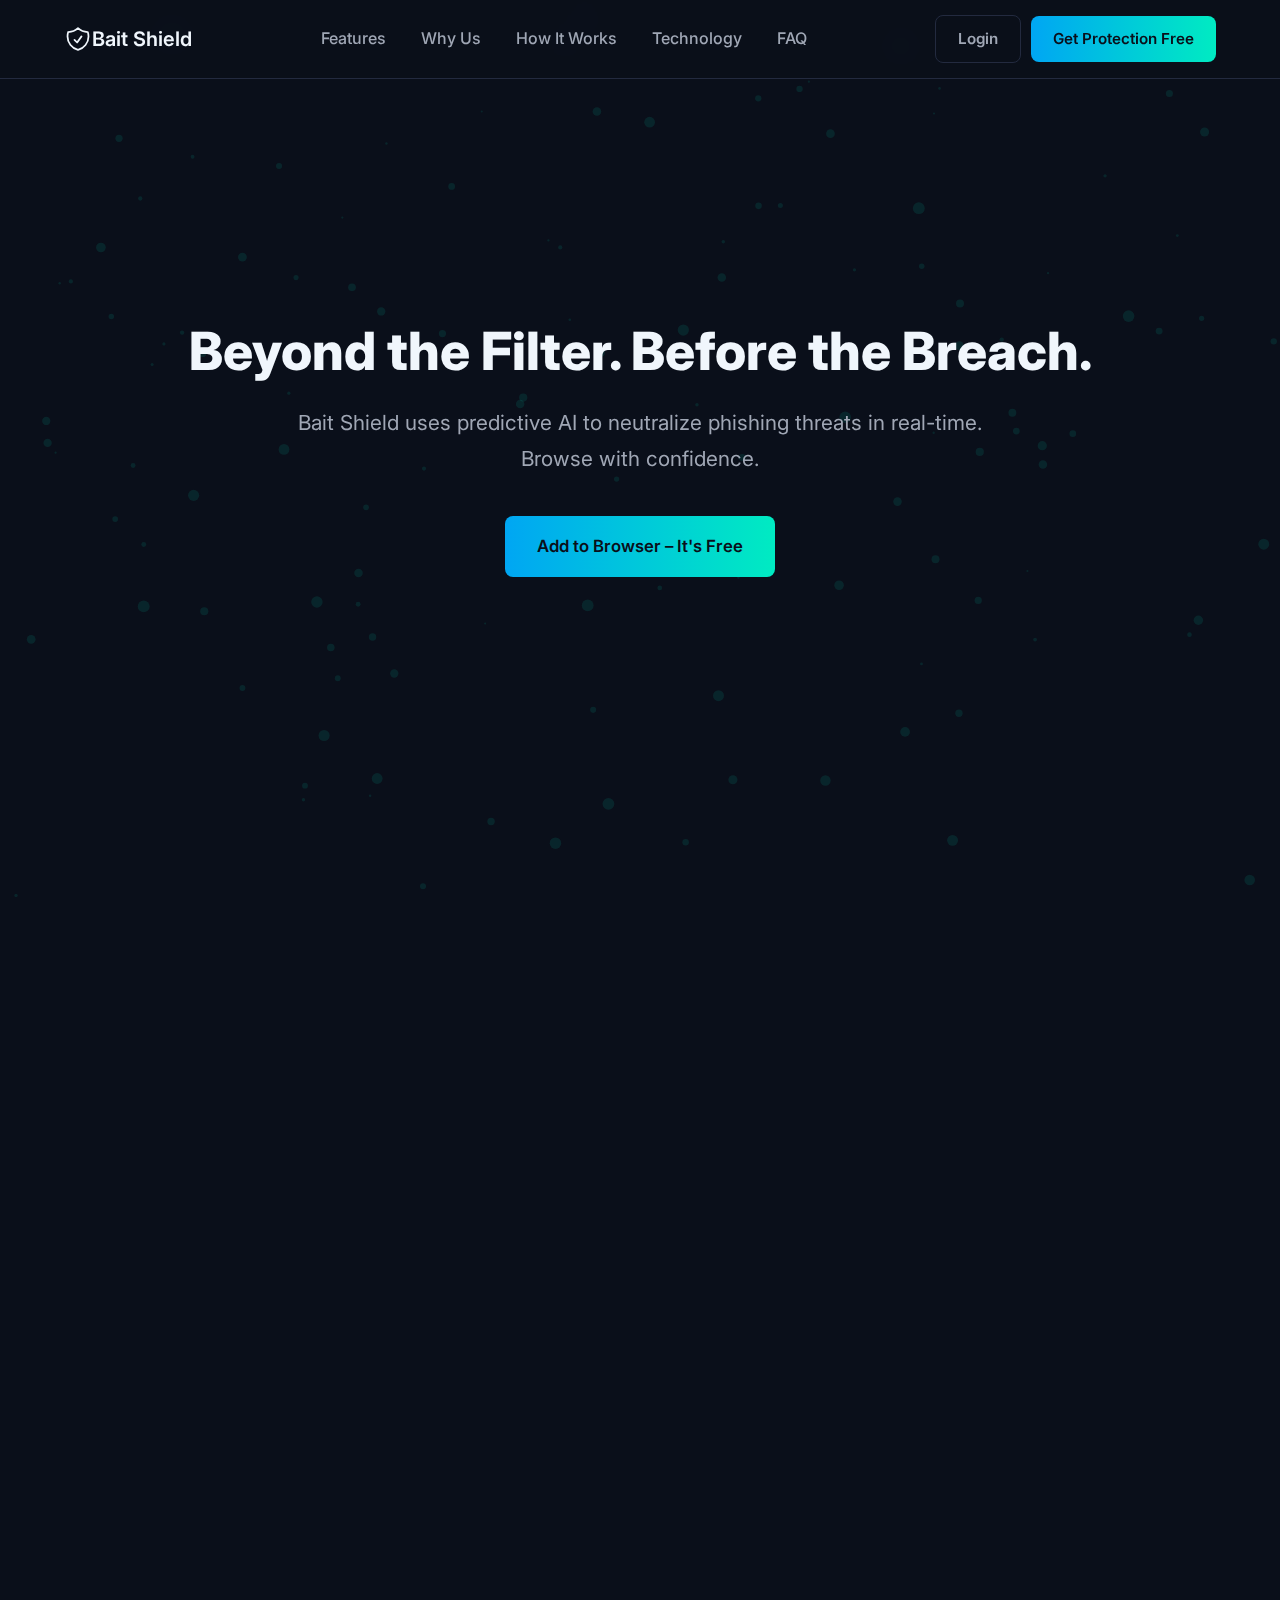
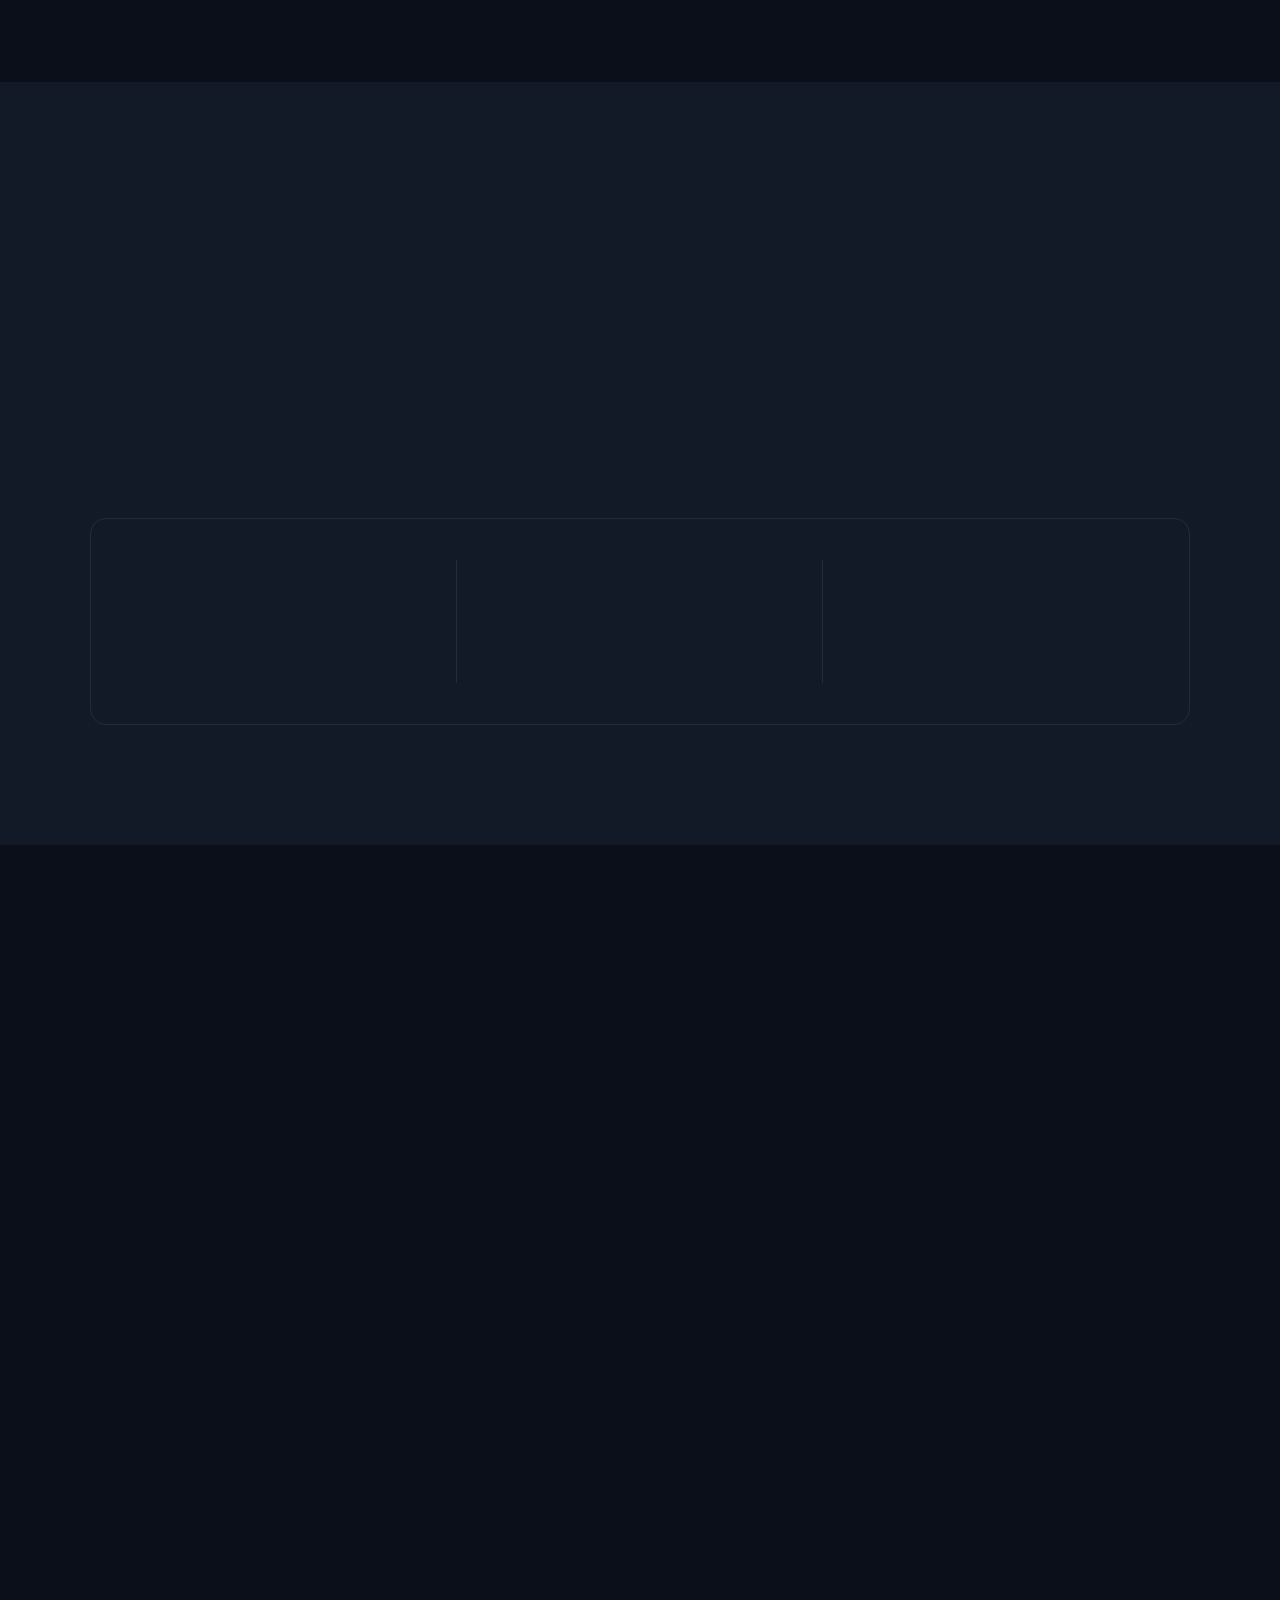
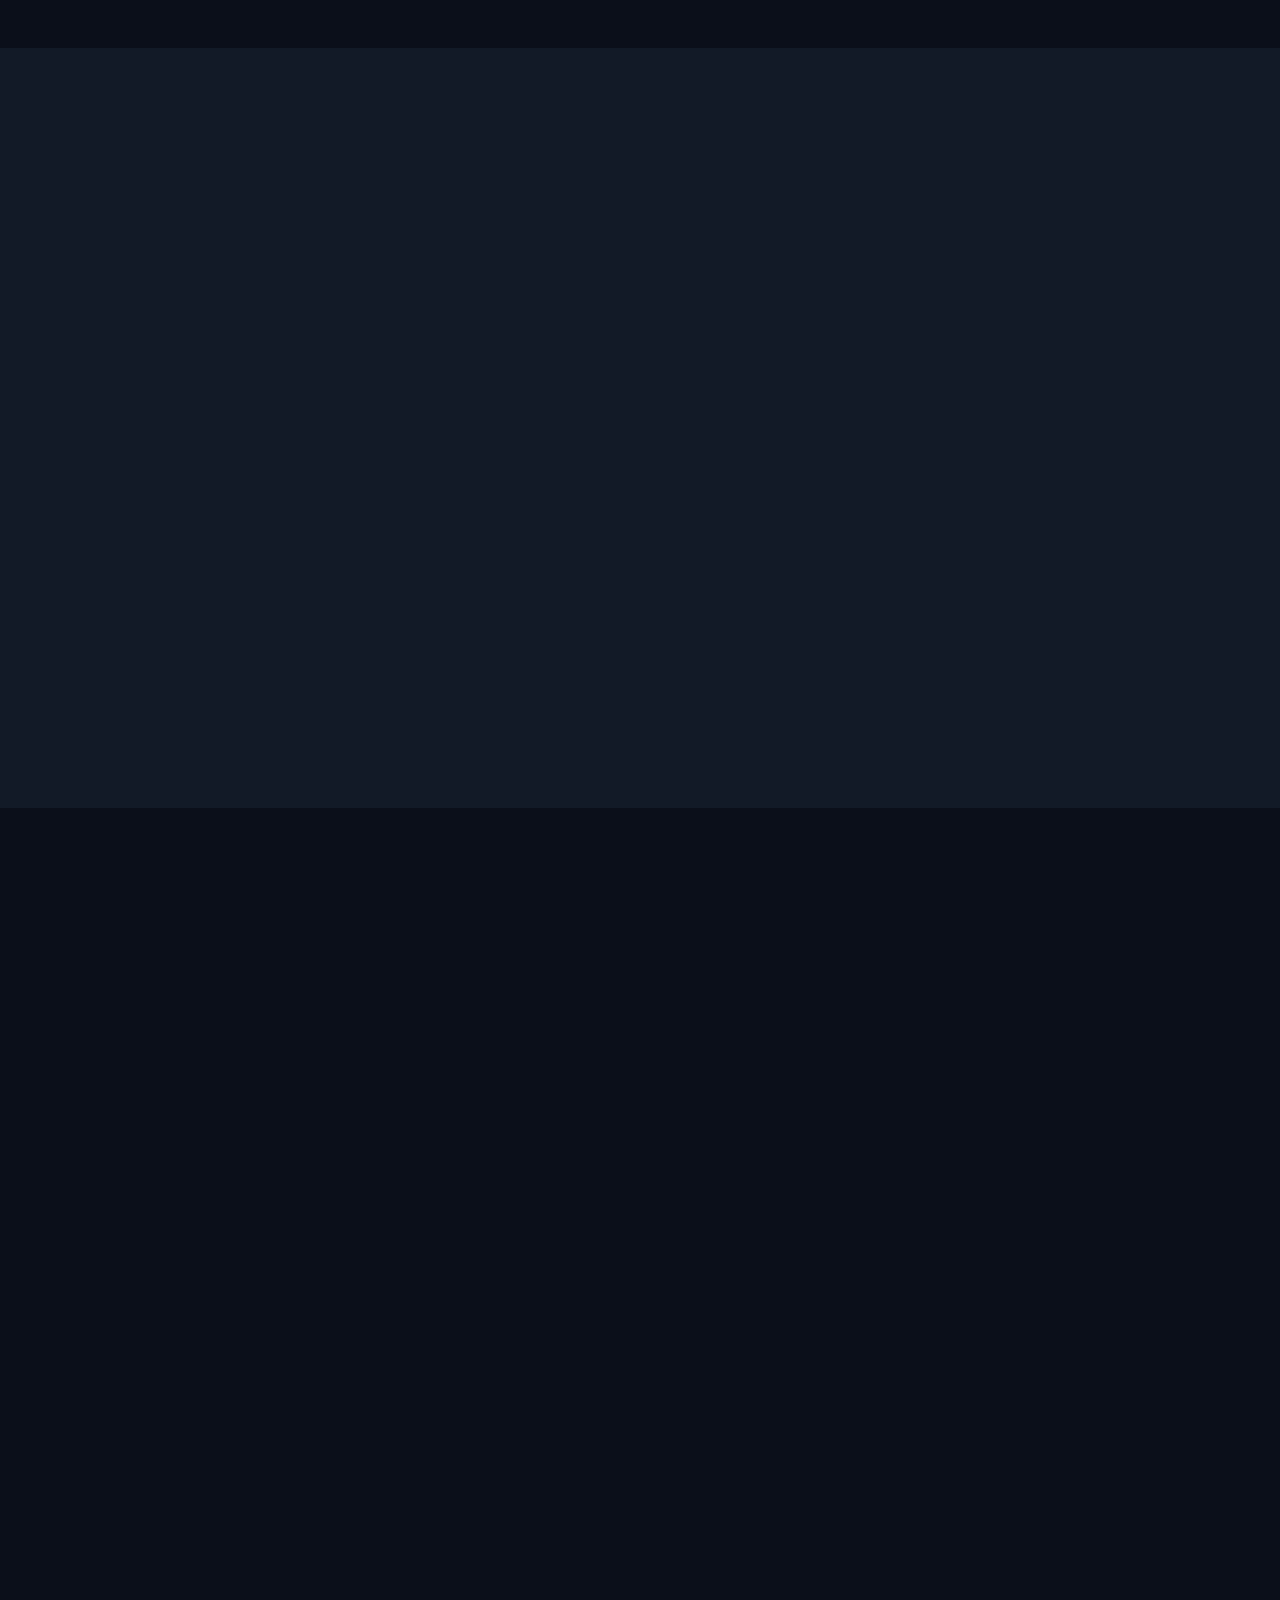
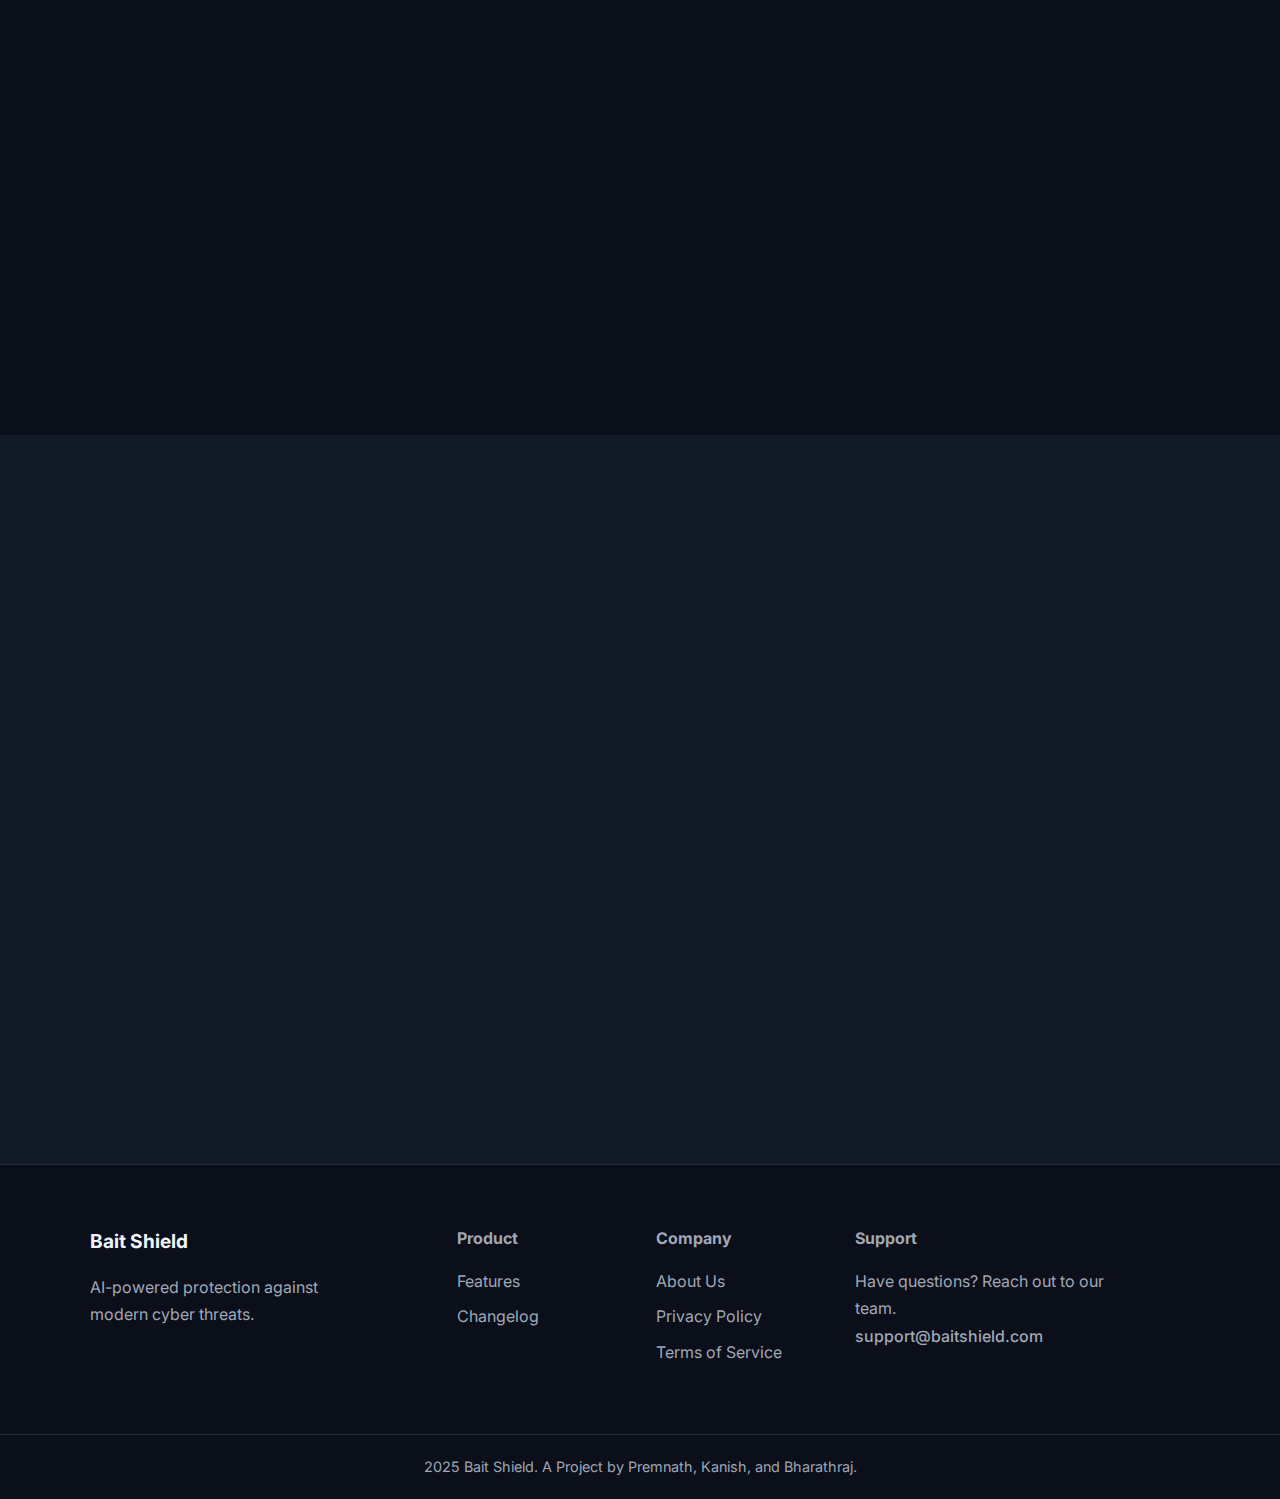
<file: index.html>
<!DOCTYPE html>
<html lang="en">
<head>
    <meta charset="UTF-8">
    <meta name="viewport" content="width=device-width, initial-scale=1.0">
    <title>Bait Shield | Predictive Phishing Protection</title>
    <link rel="stylesheet" href="styles.css">
    <link rel="preconnect" href="https://fonts.googleapis.com">
    <link rel="preconnect" href="https://fonts.gstatic.com" crossorigin>
    <link href="https://fonts.googleapis.com/css2?family=Inter:wght@400;500;600;700;800&display=swap" rel="stylesheet">
</head>
<body>

    <header class="main-header">
        <div class="header-content">
            <a href="index.html" class="logo">
                <svg width="28" height="28" viewBox="0 0 24 24" fill="none" xmlns="http://www.w3.org/2000/svg" stroke-width="1.5" stroke="currentColor">
                    <path stroke-linecap="round" stroke-linejoin="round" d="M9 12.75L11.25 15 15 9.75m-3-7.036A11.959 11.959 0 013.598 6 11.99 11.99 0 003 9.75c0 5.592 3.824 10.29 9 11.622 5.176-1.332 9-6.03 9-11.622 0-1.31-.21-2.57-.598-3.75h-.152c-3.196 0-6.1-1.248-8.25-3.286z" />
                </svg>
                <span>Bait Shield</span>
            </a>
            <nav class="main-nav">
                <a href="#features">Features</a>
                <a href="#difference">Why Us</a>
                <a href="#how-it-works">How It Works</a>
                <a href="#tech-stack">Technology</a>
                <a href="#faq">FAQ</a>
            </nav>
            <div class="auth-buttons">
                <a href="login.html" class="btn btn-secondary">Login</a>
                <a href="signup.html" class="btn btn-primary">Get Protection Free</a>
            </div>
        </div>
    </header>

    <main>
        <section class="hero-section">
            <canvas id="hero-canvas"></canvas>
            <div class="hero-content container">
                <h1 class="hero-title animate-on-scroll fade-in-up text1">Beyond the Filter. Before the Breach.</h1>
                <p class="hero-subtitle animate-on-scroll fade-in-up delay-1 text2">Bait Shield uses predictive AI to neutralize phishing threats in real-time. Browse with confidence.</p>
                <div class="cta-container animate-on-scroll fade-in-up delay-2">
                    <a href="#" class="btn btn-primary btn-large">Add to Browser – It's Free</a>
                </div>
            </div>
        </section>

        <section id="features" class="features-section">
            <div class="container">
                <div class="section-header">
                    <h2 class="animate-on-scroll fade-in-up">Proactive Defense, Seamless Experience</h2>
                </div>
                <div class="features-grid">
                    <div class="feature-card animate-on-scroll fade-in-up">
                        <div class="feature-icon">
                            <svg xmlns="http://www.w3.org/2000/svg" fill="none" viewBox="0 0 24 24" stroke-width="1.5" stroke="currentColor">
                                <path stroke-linecap="round" stroke-linejoin="round" d="M7.5 14.25v2.25m3-4.5v4.5m3-6.75v6.75m3-9v9M6 20.25h12A2.25 2.25 0 0020.25 18V6A2.25 2.25 0 0018 3.75H6A2.25 2.25 0 003.75 6v12A2.25 2.25 0 006 20.25z" />
                            </svg>
                        </div>
                        <h4>AI-Powered Analysis</h4>
                        <p>Our core model analyzes URLs, content, and code to detect threats that bypass traditional filters.</p>
                    </div>
                    <div class="feature-card animate-on-scroll fade-in-up delay-1">
                        <div class="feature-icon">
                            <svg xmlns="http://www.w3.org/2000/svg" fill="none" viewBox="0 0 24 24" stroke-width="1.5" stroke="currentColor">
                                <path stroke-linecap="round" stroke-linejoin="round" d="M12 9v3.75m-9.303 3.376c-.866 1.5.217 3.374 1.948 3.374h14.71c1.73 0 2.813-1.874 1.948-3.374L13.949 3.378c-.866-1.5-3.032-1.5-3.898 0L2.697 16.126zM12 15.75h.007v.008H12v-.008z" />
                            </svg>
                        </div>
                        <h4>Instant Alerts & Blocking</h4>
                        <p>Receive immediate, clear warnings before you land on a malicious site, giving you control.</p>
                    </div>
                    <div class="feature-card animate-on-scroll fade-in-up delay-2">
                        <div class="feature-icon">
                            <svg xmlns="http://www.w3.org/2000/svg" fill="none" viewBox="0 0 24 24" stroke-width="1.5" stroke="currentColor">
                                <path stroke-linecap="round" stroke-linejoin="round" d="M3.75 13.5l10.5-11.25L12 10.5h8.25L9.75 21.75 12 13.5H3.75z" />
                            </svg>
                        </div>
                        <h4>Lightweight & Fast</h4>
                        <p>Built for performance. Bait Shield protects you without slowing down your browsing experience.</p>
                    </div>
                </div>
            </div>
        </section>

        <section id="impact-section">
            <div class="container">
                <div class="section-header">
                    <h2 class="animate-on-scroll fade-in-up">The Rising Threat, by the Numbers</h2>
                    <p class="animate-on-scroll fade-in-up delay-1">Phishing isn't just an inconvenience; it's a rapidly growing global crisis.</p>
                </div>
                <div class="impact-grid-container">
                    <div class="impact-item">
                        <h3 class="impact-number" data-target="14" data-suffix="M+">0</h3>
                        <p>Phishing Attacks by 2024</p>
                    </div>
                    <div class="impact-item">
                        <h3 class="impact-number" data-target="20" data-prefix="$" data-suffix="M">0</h3>
                        <p>Dollars Lost Annually</p>
                    </div>
                    <div class="impact-item">
                        <h3 class="impact-number" data-target="5.5" data-suffix="B+">0</h3>
                        <p>Accounts Compromised</p>
                    </div>
                </div>
            </div>
        </section>

        <section id="difference" class="difference-section">
            <div class="container">
                <div class="section-header">
                    <h2 class="animate-on-scroll fade-in-up">Why Choose Us?</h2>
                    <p class="animate-on-scroll fade-in-up delay-1">Traditional tools look for known threats. We predict new ones.</p>
                </div>
                <div class="comparison-table animate-on-scroll fade-in-up">
                    <div class="table-header"><div class="cell">Feature</div><div class="cell">Traditional Antivirus</div><div class="cell bait-shield-col">Bait Shield</div></div>
                    <div class="table-row"><div class="cell">Zero-Day Phishing Detection</div><div class="cell"><span class="icon-cross">×</span> Relies on blacklists</div><div class="cell bait-shield-col"><span class="icon-check">✓</span> Predictive AI analysis</div></div>
                    <div class="table-row"><div class="cell">Real-Time Content Analysis</div><div class="cell"><span class="icon-cross">×</span> Basic URL filtering</div><div class="cell bait-shield-col"><span class="icon-check">✓</span> Scans page structure & text</div></div>
                    <div class="table-row"><div class="cell">Lightweight Performance</div><div class="cell"><span class="icon-cross">×</span> Can slow down browser</div><div class="cell bait-shield-col"><span class="icon-check">✓</span> Cloud-based, minimal impact</div></div>
                    <div class="table-row"><div class="cell">Privacy</div><div class="cell"><span class="icon-cross">×</span> Often collects browsing history</div><div class="cell bait-shield-col"><span class="icon-check">✓</span> Never collects personal data</div></div>
                </div>
            </div>
        </section>

        <section id="how-it-works" class="how-it-works-section">
            <div class="container">
                <div class="section-header">
                    <h2 class="animate-on-scroll fade-in-up">How It Works</h2>
                    <p class="animate-on-scroll fade-in-up delay-1">A simple, powerful three-step process to keep you safe.</p>
                </div>
                <div class="process-grid">
                    <div class="process-card-container animate-on-scroll fade-in-up">
                        <div class="process-card">
                            <div class="process-card-glow"></div>
                            <div class="process-card-content">
                                <div class="process-icon">
                                    <svg xmlns="http://www.w3.org/2000/svg" fill="none" viewBox="0 0 24 24" stroke-width="1.5" stroke="currentColor">
                                        <path stroke-linecap="round" stroke-linejoin="round" d="M21 21l-5.197-5.197m0 0A7.5 7.5 0 105.196 5.196a7.5 7.5 0 0010.607 10.607z" />
                                    </svg>
                                </div>
                                <h3>1. Scan</h3>
                                <p>Every link is instantly and silently passed through our system before your browser loads the page.</p>
                            </div>
                        </div>
                    </div>
                    <div class="process-card-container animate-on-scroll fade-in-up delay-1">
                        <div class="process-card">
                            <div class="process-card-glow"></div>
                            <div class="process-card-content">
                                <div class="process-icon">
                                    <svg xmlns="http://www.w3.org/2000/svg" fill="none" viewBox="0 0 24 24" stroke-width="1.5" stroke="currentColor">
                                        <path stroke-linecap="round" stroke-linejoin="round" d="M7.5 14.25v2.25m3-4.5v4.5m3-6.75v6.75m3-9v9M6 20.25h12A2.25 2.25 0 0020.25 18V6A2.25 2.25 0 0018 3.75H6A2.25 2.25 0 003.75 6v12A2.25 2.25 0 006 20.25z" />
                                    </svg>
                                </div>
                                <h3>2. Analyze</h3>
                                <p>Our AI model analyzes the destination for tell-tale signs of a phishing attack in milliseconds.</p>
                            </div>
                        </div>
                    </div>
                    <div class="process-card-container animate-on-scroll fade-in-up delay-2">
                        <div class="process-card">
                            <div class="process-card-glow"></div>
                            <div class="process-card-content">
                                <div class="process-icon">
                                    <svg xmlns="http://www.w3.org/2000/svg" fill="none" viewBox="0 0 24 24" stroke-width="1.5" stroke="currentColor">
                                      <path stroke-linecap="round" stroke-linejoin="round" d="M18.364 18.364A9 9 0 005.636 5.636m12.728 12.728A9 9 0 015.636 5.636m12.728 12.728L5.636 5.636" />
                                    </svg>
                                </div>
                                <h3>3. Block</h3>
                                <p>Malicious sites are immediately blocked with a clear warning, while safe sites load as usual.</p>
                            </div>
                        </div>
                    </div>
                </div>
            </div>
        </section>

        <section id="tech-stack" class="tech-stack-section">
            <div class="container">
                <div class="section-header">
                    <h2 class="animate-on-scroll fade-in-up">How We Built It</h2>
                    <p class="animate-on-scroll fade-in-up delay-1">A look at the technology that powers Bait Shield's intelligent protection.</p>
                </div>
                <div class="interactive-tech-grid animate-on-scroll fade-in-up delay-2">
                    
                    <div class="tech-card">
                        <div class="tech-card-icon">
                           <svg xmlns="http://www.w3.org/2000/svg" fill="none" viewBox="0 0 24 24" stroke-width="1.5" stroke="currentColor">
                                <path stroke-linecap="round" stroke-linejoin="round" d="M6.75 7.5h10.5M6.75 12h10.5m-10.5 4.5h10.5m-12-12.75a1.5 1.5 0 011.5-1.5h10.5a1.5 1.5 0 011.5 1.5v15a1.5 1.5 0 01-1.5 1.5H5.25a1.5 1.5 0 01-1.5-1.5v-15z" />
                            </svg>
                        </div>
                        <h3>The User Interface</h3>
                        <p>This is what you see and interact with. Think of it as the interior designer for our website, making everything fast and beautiful.</p>
                        <span class="tech-tag">React & Tailwind CSS</span>
                    </div>

                    <div class="tech-card">
                        <div class="tech-card-icon">
                           <svg xmlns="http://www.w3.org/2000/svg" fill="none" viewBox="0 0 24 24" stroke-width="1.5" stroke="currentColor">
                               <path stroke-linecap="round" stroke-linejoin="round" d="M9.5 11.25l1.5 1.5 4-4.5M21 12c0 5.18-4.03 9.42-9.11 9.42C6.81 21.42 2.58 17.18 2.58 12S6.81 2.58 11.89 2.58c.86 0 1.7.12 2.49.35" />
                               <path stroke-linecap="round" stroke-linejoin="round" d="M19.41 6.51a9.13 9.13 0 00-3.95-2.23m-2.48 13.77a9.07 9.07 0 003.95-2.23" />
                           </svg>
                        </div>
                        <h3>The Brain (AI)</h3>
                        <p>This is our detection engine. It reads web pages like a security expert to spot phishing attacks before they can trick you.</p>
                        <span class="tech-tag">TensorFlow, BERT & Node.js</span>
                    </div>

                    <div class="tech-card">
                        <div class="tech-card-icon">
                            <svg xmlns="http://www.w3.org/2000/svg" fill="none" viewBox="0 0 24 24" stroke-width="1.5" stroke="currentColor">
                                <path stroke-linecap="round" stroke-linejoin="round" d="M20.25 6.375c0 2.278-3.694 4.125-8.25 4.125S3.75 8.653 3.75 6.375m16.5 0c0-2.278-3.694-4.125-8.25-4.125S3.75 4.097 3.75 6.375m16.5 0v11.25c0 2.278-3.694 4.125-8.25 4.125s-8.25-1.847-8.25-4.125V6.375" />
                                <path stroke-linecap="round" stroke-linejoin="round" d="M3.75 6.375v11.25m16.5-11.25v11.25" />
                            </svg>
                        </div>
                        <h3>The Secure Library</h3>
                        <p>This is our high-speed, secure database where we safely store information about new threats we find across the web.</p>
                        <span class="tech-tag">MongoDB</span>
                    </div>

                    <div class="tech-card">
                        <div class="tech-card-icon">
                           <svg xmlns="http://www.w3.org/2000/svg" fill="none" viewBox="0 0 24 24" stroke-width="1.5" stroke="currentColor">
                                <path stroke-linecap="round" stroke-linejoin="round" d="M13.19 8.688a4.5 4.5 0 011.242 7.244l-4.5 4.5a4.5 4.5 0 01-6.364-6.364l1.757-1.757m13.35-.622l1.757-1.757a4.5 4.5 0 00-6.364-6.364l-4.5 4.5a4.5 4.5 0 001.242 7.244" />
                            </svg>
                        </div>
                        <h3>The Data Connectors</h3>
                        <p>These are the secure messengers that let our 'Brain' talk to the 'UI' and check Google's global list of known threats.</p>
                        <span class="tech-tag">FastAPI & Google Safe Browsing</span>
                    </div>

                </div>
            </div>
        </section>
        
        <section id="faq" class="faq-section">
             <div class="container">
                <div class="section-header"><h2 class="animate-on-scroll fade-in-up">Frequently Asked Questions</h2></div>
                <div class="faq-accordion">
                    <div class="faq-item animate-on-scroll fade-in-up"><button class="faq-question">How is Bait Shield different from my browser's built-in protection?</button><div class="faq-answer"><p>While browsers block known malicious sites, Bait Shield specializes in detecting "zero-day" phishing sites—brand new domains created just minutes ago—by analyzing their content and structure, not just their reputation.</p></div></div>
                    <div class="faq-item animate-on-scroll fade-in-up delay-1"><button class="faq-question">Is my browsing data collected?</button><div class="faq-answer"><p>No. Your privacy is paramount. The extension only sends the URL and non-sensitive structural data of a page for analysis. We never see or store your personal information.</p></div></div>
                    <div class="faq-item animate-on-scroll fade-in-up delay-2"><button class="faq-question">Does this work on all browsers?</button><div class="faq-answer"><p>We are currently available for all Chromium-based browsers, including Google Chrome, Brave, and Microsoft Edge. A Firefox version is in development.</p></div></div>
                </div>
            </div>
        </section>
    </main>

    <footer class="main-footer">
        <div class="container footer-grid">
            <div class="footer-column about"><h4>Bait Shield</h4><p>AI-powered protection against modern cyber threats.</p></div>
            <div class="footer-column links"><h5>Product</h5><ul><li><a href="#features">Features</a></li><li><a href="#">Changelog</a></li></ul></div>
            <div class="footer-column links"><h5>Company</h5><ul><li><a href="#">About Us</a></li><li><a href="#">Privacy Policy</a></li><li><a href="#">Terms of Service</a></li></ul></div>
            <div class="footer-column contact"><h5>Support</h5><p>Have questions? Reach out to our team.</p><a href="mailto:support@baitshield.com" class="support-email">support@baitshield.com</a></div>
        </div>
        <div class="footer-bottom"><p>2025 Bait Shield. A Project by Premnath, Kanish, and Bharathraj.</p></div>
    </footer>

    <script src="script.js" defer></script>
</body>
</html>
</file>
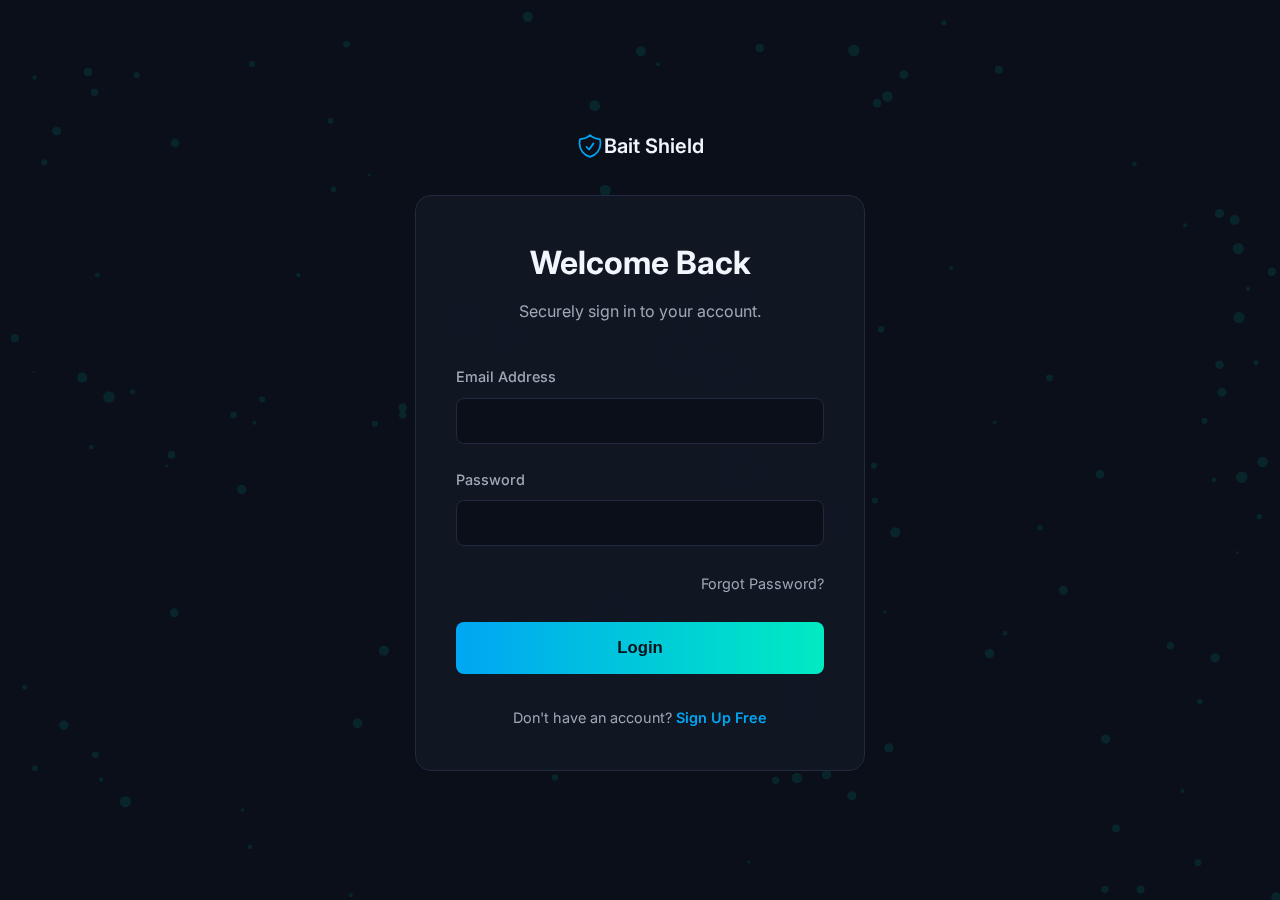
<file: login.html>
<!DOCTYPE html>
<html lang="en">
<head>
    <meta charset="UTF-8">
    <meta name="viewport" content="width=device-width, initial-scale=1.0">
    <title>Login - Bait Shield</title>
    <link rel="stylesheet" href="styles.css">
    <link rel="preconnect" href="https://fonts.googleapis.com">
    <link rel="preconnect" href="https://fonts.gstatic.com" crossorigin>
    <link href="https://fonts.googleapis.com/css2?family=Inter:wght@400;500;600;700;800&display=swap" rel="stylesheet">
</head>
<body>

    <canvas id="hero-canvas"></canvas>

    <div class="login-container">
        <div class="login-form-wrapper">
            <a href="index.html" class="logo form-logo">
                <!-- ========== NEW SHIELD LOGO ========== -->
                <svg width="28" height="28" viewBox="0 0 24 24" fill="none" xmlns="http://www.w3.org/2000/svg" stroke-width="1.5" stroke="currentColor">
                    <path stroke-linecap="round" stroke-linejoin="round" d="M9 12.75L11.25 15 15 9.75m-3-7.036A11.959 11.959 0 013.598 6 11.99 11.99 0 003 9.75c0 5.592 3.824 10.29 9 11.622 5.176-1.332 9-6.03 9-11.622 0-1.31-.21-2.57-.598-3.75h-.152c-3.196 0-6.1-1.248-8.25-3.286z" />
                </svg>
                <span>Bait Shield</span>
            </a>

            <div class="login-form">
                <h1>Welcome Back</h1>
                <p>Securely sign in to your account.</p>
                
                <form>
                    <div class="form-group">
                        <label for="email">Email Address</label>
                        <input type="email" id="email" name="email" required>
                    </div>
                    <div class="form-group">
                        <label for="password">Password</label>
                        <input type="password" id="password" name="password" required>
                    </div>
                    <div class="form-options">
                        <a href="#" class="forgot-password">Forgot Password?</a>
                    </div>
                    <button type="submit" class="btn btn-primary btn-large btn-full">Login</button>
                </form>

                <div class="signup-link">
                    <p>Don't have an account? <a href="signup.html">Sign Up Free</a></p>
                </div>
            </div>
        </div>
    </div>

    <script src="script.js" defer></script>
</body>
</html>
</file>
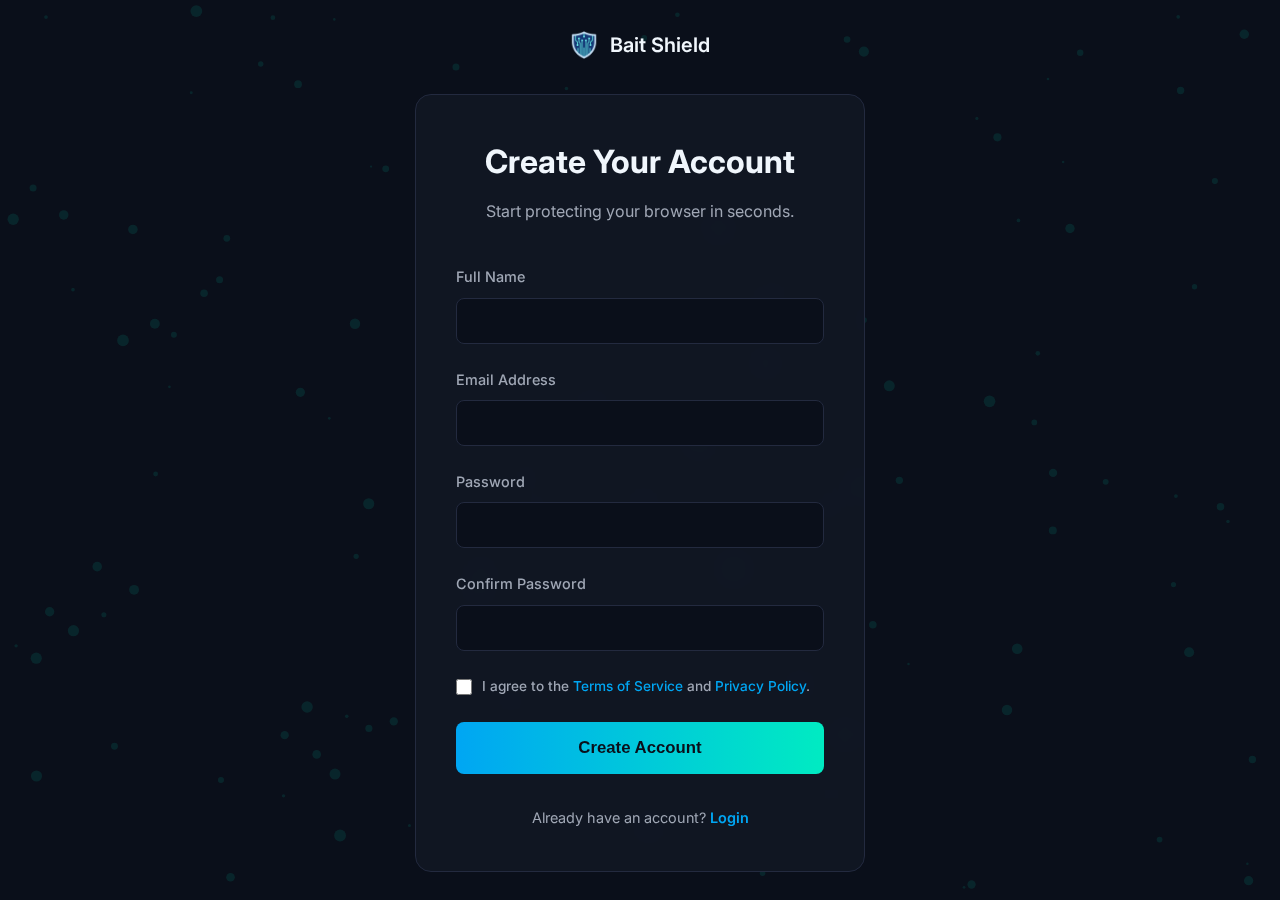
<file: signup.html>
<!DOCTYPE html>
<html lang="en">
<head>
    <meta charset="UTF-8">
    <meta name="viewport" content="width=device-width, initial-scale=1.0">
    <title>Sign Up - Bait Shield</title>
    <link rel="stylesheet" href="styles.css">
    <link rel="preconnect" href="https://fonts.googleapis.com">
    <link rel="preconnect" href="https://fonts.gstatic.com" crossorigin>
    <link href="https://fonts.googleapis.com/css2?family=Inter:wght@400;500;600;700;800&display=swap" rel="stylesheet">
</head>
<body>

    <canvas id="hero-canvas"></canvas>

    <div class="login-container">
        <div class="login-form-wrapper">
            <a href="index.html" class="logo form-logo">
                <img src="logo.png" alt="Bait Shield Logo" class="logo-img" width="28" height="28">
                <span>Bait Shield</span>
            </a>

            <div class="login-form">
                <h1>Create Your Account</h1>
                <p>Start protecting your browser in seconds.</p>
                
                <form>
                    <div class="form-group">
                        <label for="fullname">Full Name</label>
                        <input type="text" id="fullname" name="fullname" required>
                    </div>
                    <div class="form-group">
                        <label for="email">Email Address</label>
                        <input type="email" id="email" name="email" required>
                    </div>
                    <div class="form-group">
                        <label for="password">Password</label>
                        <input type="password" id="password" name="password" required>
                    </div>
                    <div class="form-group">
                        <label for="confirm-password">Confirm Password</label>
                        <input type="password" id="confirm-password" name="confirm-password" required>
                    </div>
                    <div class="form-group form-terms">
                        <input type="checkbox" id="terms" name="terms" required>
                        <label for="terms">I agree to the <a href="#">Terms of Service</a> and <a href="#">Privacy Policy</a>.</label>
                    </div>
                    <button type="submit" class="btn btn-primary btn-large btn-full">Create Account</button>
                </form>

                <div class="signup-link">
                    <p>Already have an account? <a href="login.html">Login</a></p>
                </div>
            </div>
        </div>
    </div>

    <script src="script.js" defer></script>
</body>
</html>
</file>
<file: styles.css>
/* --- 1. GLOBAL SETUP & VARIABLES --- */
:root {
    --color-primary-start: #00A6F3;
    --color-primary-end: #00EBC2;
    --color-background: #0A0F1A;
    --color-surface: #121927;
    --color-border: #232a3f;
    --color-text-primary: #f0f6fc;
    --color-text-secondary: #a0a7b5;
    --color-success: #00ebc2;
    --color-fail: #4a5568;
    --font-main: 'Inter', -apple-system, BlinkMacSystemFont, "Segoe UI", Roboto, sans-serif;
}
* { margin: 0; padding: 0; box-sizing: border-box; }
html { scroll-behavior: smooth; }
body { background-color: var(--color-background); color: var(--color-text-primary); font-family: var(--font-main); line-height: 1.7; }
.container { width: 90%; max-width: 1100px; margin: 0 auto; }
section { padding: 120px 0; overflow-x: hidden; }

/* --- 2. HEADER & BUTTONS --- */
.main-header { position: fixed; top: 0; left: 0; width: 100%; z-index: 1000; padding: 15px 0; background: rgba(10, 15, 26, 0.7); backdrop-filter: blur(12px); border-bottom: 1px solid var(--color-border); }
.header-content { display: flex; justify-content: space-between; align-items: center; width: 90%; max-width: 1200px; margin: 0 auto; }
.logo { display: flex; align-items: center; text-decoration: none; color: var(--color-text-primary); }
.logo-img { 
    width: 28px;
    height: 28px;
    margin-right: 12px;
}
.logo span { font-size: 1.25rem; font-weight: 600; }
.main-nav { display: flex; gap: 35px; }
.main-nav a { color: var(--color-text-secondary); text-decoration: none; font-weight: 500; transition: color 0.3s ease; }
.main-nav a:hover { color: var(--color-text-primary); }
.auth-buttons { display: flex; gap: 10px; align-items: center; }
.btn { display: inline-block; padding: 10px 22px; border-radius: 8px; text-decoration: none; font-weight: 600; font-size: 0.95rem; transition: all 0.2s ease; }
.btn-primary { background: linear-gradient(90deg, var(--color-primary-start), var(--color-primary-end)); color: var(--color-background); border: none; }
.btn-primary:hover { transform: translateY(-3px); box-shadow: 0 10px 20px rgba(0, 166, 243, 0.25); }
.btn-secondary { background: transparent; color: var(--color-text-secondary); border: 1px solid var(--color-border); }
.btn-secondary:hover { border-color: var(--color-text-primary); color: var(--color-text-primary); }
.btn-large { padding: 16px 32px; font-size: 1.05rem; }

/* --- 3. HERO SECTION --- */
.hero-section { height: 100vh; display: flex; justify-content: center; align-items: center; text-align: center; position: relative; }
#hero-canvas { position: absolute; top: 0; left: 0; width: 100%; height: 100%; z-index: 1; }
.hero-content { position: relative; z-index: 2; padding: 0 5%; }
.hero-title { font-size: clamp(3.5rem, 8vw, 6.5rem); font-weight: 800; line-height: 1.1; }
.hero-subtitle { font-size: clamp(1.2rem, 3vw, 1.5rem); color: var(--color-text-secondary); max-width: 700px; margin: 1.5rem auto 0; }
.cta-container { margin-top: 2.5rem; }

/* --- 4. SHARED STYLES --- */
.section-header { text-align: center; margin-bottom: 5rem; }
.section-header h2 { font-size: clamp(2.2rem, 5vw, 3.5rem); font-weight: 700; max-width: 700px; margin: 0 auto; }
.section-header p { font-size: 1.1rem; color: var(--color-text-secondary); max-width: 600px; margin: 1rem auto 0; }

/* --- 5. FEATURES SECTION --- */
.features-grid { display: grid; grid-template-columns: repeat(auto-fit, minmax(300px, 1fr)); gap: 2rem; }
.feature-card { background: var(--color-surface); border: 1px solid var(--color-border); padding: 35px; border-radius: 12px; transition: transform 0.3s ease, background 0.3s ease; }
.feature-card:hover { transform: translateY(-8px); background: #1a2232; }
.feature-icon { width: 40px; height: 40px; margin-bottom: 1.5rem; color: var(--color-primary-start); }
.feature-card h4 { font-size: 1.4rem; margin-bottom: 1rem; }
.feature-card p { color: var(--color-text-secondary); }

/* --- 5B. IMPACT NUMBERS (HUD GRID) --- */
#impact-section { background-color: var(--color-surface); }
.impact-grid-container {
    --grid-glow-color: rgba(0, 235, 194, 0.5);
    display: flex;
    border: 1px solid var(--color-border);
    border-radius: 16px;
    position: relative;
    transition: background-color 0.4s ease;
}
.impact-item {
    flex: 1;
    padding: 40px 25px;
    text-align: center;
    position: relative;
    transition: opacity 0.4s ease;
}
.impact-grid-container:hover .impact-item { opacity: 0.6; }
.impact-grid-container .impact-item:hover { opacity: 1; }
.impact-item:not(:last-child)::after {
    content: '';
    position: absolute;
    top: 20%;
    right: 0;
    width: 1px;
    height: 60%;
    background-color: var(--color-border);
    transition: height 0.5s ease 0.2s;
}
#impact-section.visible .impact-item:not(:last-child)::after {
    height: 60%;
}
.impact-item h3 {
    font-size: clamp(3rem, 8vw, 4.5rem);
    font-weight: 700;
    line-height: 1.1;
    background: linear-gradient(90deg, var(--color-primary-start), var(--color-primary-end));
    -webkit-background-clip: text;
    -webkit-text-fill-color: transparent;
    margin-bottom: 1rem;
    opacity: 0;
    transform: translateY(10px);
    transition: opacity 0.5s ease 0.4s, transform 0.5s ease 0.4s;
}
.impact-item p {
    font-size: 1.1rem;
    font-weight: 600;
    color: var(--color-text-primary);
    opacity: 0;
    transform: translateY(10px);
    transition: opacity 0.5s ease 0.5s, transform 0.5s ease 0.5s;
}
#impact-section.visible .impact-item h3,
#impact-section.visible .impact-item p {
    opacity: 1;
    transform: translateY(0);
}

/* --- 6. "WHY US" - DIFFERENCE SECTION --- */
.difference-section { background: var(--color-background); }
.comparison-table { background: var(--color-surface); border: 1px solid var(--color-border); border-radius: 12px; overflow: hidden; }
.table-header, .table-row { display: grid; grid-template-columns: 2fr 1.5fr 1.5fr; }
.table-header { background-color: var(--color-surface); font-weight: 600; }
.table-row { border-top: 1px solid var(--color-border); transition: background-color 0.3s ease; }
.table-row:hover { background-color: #1a2232; }
.cell { padding: 20px; border-left: 1px solid var(--color-border); }
.cell:first-child { border-left: none; }
.bait-shield-col { background: rgba(0, 166, 243, 0.05); }
.icon-check, .icon-cross { margin-right: 10px; font-weight: 700; }
.icon-check { color: var(--color-success); }
.icon-cross { color: #c92020 }

/* --- 7. HOW IT WORKS --- */
.how-it-works-section { background-color: var(--color-surface); }
.process-grid { display: grid; grid-template-columns: repeat(auto-fit, minmax(300px, 1fr)); gap: 2rem; }
.process-card-container { perspective: 1000px; }
.process-card {
    position: relative;
    background: var(--color-background);
    border: 1px solid var(--color-border);
    border-radius: 16px;
    padding: 40px;
    text-align: center;
    height: 100%;
    transform-style: preserve-3d;
    transition: transform 0.4s ease, box-shadow 0.4s ease;
}
.process-card-content { transform: translateZ(20px); }
.process-card-glow {
    position: absolute; inset: 0;
    width: 100%; height: 100%;
    border-radius: 16px;
    background: radial-gradient(circle at var(--mouse-x) var(--mouse-y), rgba(0, 235, 194, 0.2), transparent 40%);
    opacity: 0;
    transition: opacity 0.4s ease;
}
.process-card:hover .process-card-glow { opacity: 1; }
.process-icon {
    width: 50px;
    height: 50px;
    margin: 0 auto 2rem;
    border-radius: 50%;
    background: var(--color-surface);
    border: 1px solid var(--color-border);
    display: flex;
    justify-content: center;
    align-items: center;
    color: var(--color-primary-start);
}
.process-icon svg {
    width: 24px;
    height: 24px;
}
.process-card h3 { font-size: 1.5rem; margin-bottom: 1rem; }
.process-card p { color: var(--color-text-secondary); font-size: 0.95rem; }

/* --- 8. TECH STACK SECTION --- */
.tech-stack-section { background-color: var(--color-background); }
.interactive-tech-grid {
    display: grid;
    grid-template-columns: repeat(2, 1fr);
    gap: 2.5rem;
    max-width: 900px;
    margin: 0 auto;
}

.tech-card {
    background: var(--color-surface);
    border: 1px solid var(--color-border);
    border-radius: 16px;
    padding: 40px;
    display: flex;
    flex-direction: column;
    align-items: center;
    text-align: center;
    transition: transform 0.3s ease, border-color 0.3s ease, box-shadow 0.3s ease;
}

.tech-card:hover {
    transform: translateY(-10px);
    border-color: var(--color-primary-start);
    box-shadow: 0 15px 30px rgba(0, 0, 0, 0.2);
}

.tech-card-icon {
    flex-shrink: 0;
    color: var(--color-primary-start);
    width: 52px;
    height: 52px;
    background-color: var(--color-background);
    border: 1px solid var(--color-border);
    border-radius: 12px;
    display: flex;
    justify-content: center;
    align-items: center;
    margin-bottom: 1.5rem;
}


.tech-card-icon svg {
    width: 28px;
    height: 28px;
}

.tech-card h3 {
    font-size: 1.5rem;
    margin-bottom: 0.75rem;
    color: var(--color-text-primary);
}

.tech-card p {
    color: var(--color-text-secondary);
    margin-bottom: 1.5rem;
    line-height: 1.6;
    max-width: 300px;
}

.tech-tag {
    display: inline-block;
    font-size: 0.9rem;
    font-weight: 500;
    color: var(--color-primary-end);
    background-color: rgba(0, 235, 194, 0.1);
    border: 1px solid rgba(0, 235, 194, 0.2);
    padding: 6px 14px;
    border-radius: 20px;
}

.faq-section { background-color: var(--color-surface); }
.faq-accordion { max-width: 750px; margin: 0 auto; }
.faq-item { border-bottom: 1px solid var(--color-border); }
.faq-question { width: 100%; background: none; border: none; text-align: left; padding: 25px 10px; font-size: 1.2rem; font-weight: 600; color: var(--color-text-primary); cursor: pointer; position: relative; }
.faq-question::after { content: '+'; position: absolute; right: 10px; font-size: 1.5rem; color: var(--color-text-secondary); transition: transform 0.3s ease; }
.faq-question.active::after { transform: rotate(45deg); }
.faq-answer { max-height: 0; overflow: hidden; transition: max-height 0.4s ease; }
.faq-answer p { padding: 0 10px 25px; color: var(--color-text-secondary); }

.main-footer { background-color: var(--color-background); border-top: 1px solid var(--color-border); }
.footer-grid { display: grid; grid-template-columns: 2fr 1fr 1fr 2fr; gap: 2rem; padding: 60px 0; }
.footer-column h4 { font-size: 1.2rem; margin-bottom: 1rem; }
.footer-column h5 { font-size: 1rem; margin-bottom: 1rem; color: var(--color-text-secondary); }
.footer-column p { color: var(--color-text-secondary); max-width: 250px; }
.footer-column ul { list-style: none; }
.footer-column ul li { margin-bottom: 0.5rem; }
.footer-column a { color: var(--color-text-secondary); text-decoration: none; transition: color 0.3s ease; }
.footer-column a:hover { color: var(--color-text-primary); }
.support-email { color: var(--color-primary-start); text-decoration: none; font-weight: 500; }
.footer-bottom { border-top: 1px solid var(--color-border); padding: 20px 0; text-align: center; color: var(--color-text-secondary); font-size: 0.9rem; }


.animate-on-scroll { opacity: 0; transition: opacity 0.8s ease-out, transform 0.8s ease-out; }
.fade-in-up { transform: translateY(40px); }
.animate-on-scroll.visible { opacity: 1; transform: translateY(0); }
.delay-1 { transition-delay: 0.15s; }
.delay-2 { transition-delay: 0.3s; }
@media (max-width: 900px) {
    .main-nav, .auth-buttons .btn-secondary { display: none; }
    .footer-grid { grid-template-columns: 1fr 1fr; }
    .footer-column.about, .footer-column.contact { grid-column: 1 / -1; }
}
@media (max-width: 768px) {
    .interactive-tech-grid, .impact-grid-container { grid-template-columns: 1fr; flex-direction: column; }
    .impact-item:not(:last-child)::after { display: none; }
    .impact-item { border-bottom: 1px solid var(--color-border); }
    .impact-item:last-child { border-bottom: none; }
}
@media (max-width: 600px) {
    section { padding: 80px 0; }
    .footer-grid { grid-template-columns: 1fr; }
    .footer-column p { margin: 0 auto; }
}


.login-container { display: flex; justify-content: center; align-items: center; min-height: 100vh; padding: 20px; position: relative; z-index: 2; }
.login-form-wrapper { max-width: 450px; width: 100%; text-align: center; }
.form-logo { 
    justify-content: center; 
    margin-bottom: 2rem; 
}
.form-logo svg { color: var(--color-primary-start); }
.form-logo span { font-size: 1.25rem; font-weight: 600; color: var(--color-text-primary); }
.login-form { background: rgba(18, 25, 39, 0.7); backdrop-filter: blur(12px); border: 1px solid var(--color-border); border-radius: 16px; padding: 40px; text-align: left; }
.login-form h1 { font-size: 2rem; font-weight: 700; text-align: center; margin-bottom: 0.5rem; }
.login-form > p { text-align: center; color: var(--color-text-secondary); margin-bottom: 2.5rem; }
.form-group { margin-bottom: 1.5rem; }
.form-group label { display: block; font-weight: 500; margin-bottom: 0.5rem; color: var(--color-text-secondary); font-size: 0.9rem; }
.form-group input { width: 100%; padding: 12px 15px; background-color: var(--color-background); border: 1px solid var(--color-border); border-radius: 8px; color: var(--color-text-primary); font-size: 1rem; font-family: var(--font-main); transition: border-color 0.3s ease, box-shadow 0.3s ease; }
.form-group input:focus { outline: none; border-color: var(--color-primary-start); box-shadow: 0 0 0 3px rgba(0, 166, 243, 0.2); }
.form-options { text-align: right; margin-bottom: 1.5rem; }
.forgot-password { font-size: 0.9rem; color: var(--color-text-secondary); text-decoration: none; transition: color 0.3s ease; }
.forgot-password:hover { color: var(--color-text-primary); }
.btn-full { width: 100%; }
.signup-link { text-align: center; margin-top: 2rem; color: var(--color-text-secondary); font-size: 0.9rem; }
.signup-link a { color: var(--color-primary-start); font-weight: 600; text-decoration: none; transition: color 0.3s ease; }
.signup-link a:hover { color: var(--color-primary-end); text-decoration: underline; }
.form-terms { display: flex; align-items: center; gap: 10px; margin-bottom: 1.5rem; }
.form-terms input[type="checkbox"] { width: 16px; height: 16px; flex-shrink: 0; }
.form-terms label { margin-bottom: 0; font-size: 0.85rem; color: var(--color-text-secondary); }
.form-terms a { color: var(--color-primary-start); text-decoration: none; transition: color 0.3s ease; }
.form-terms a:hover { color: var(--color-primary-end); text-decoration: underline; }
.text1{
font-size: 3.293rem;
}
.text2{
font-size:  1.301em;
}
</file>
